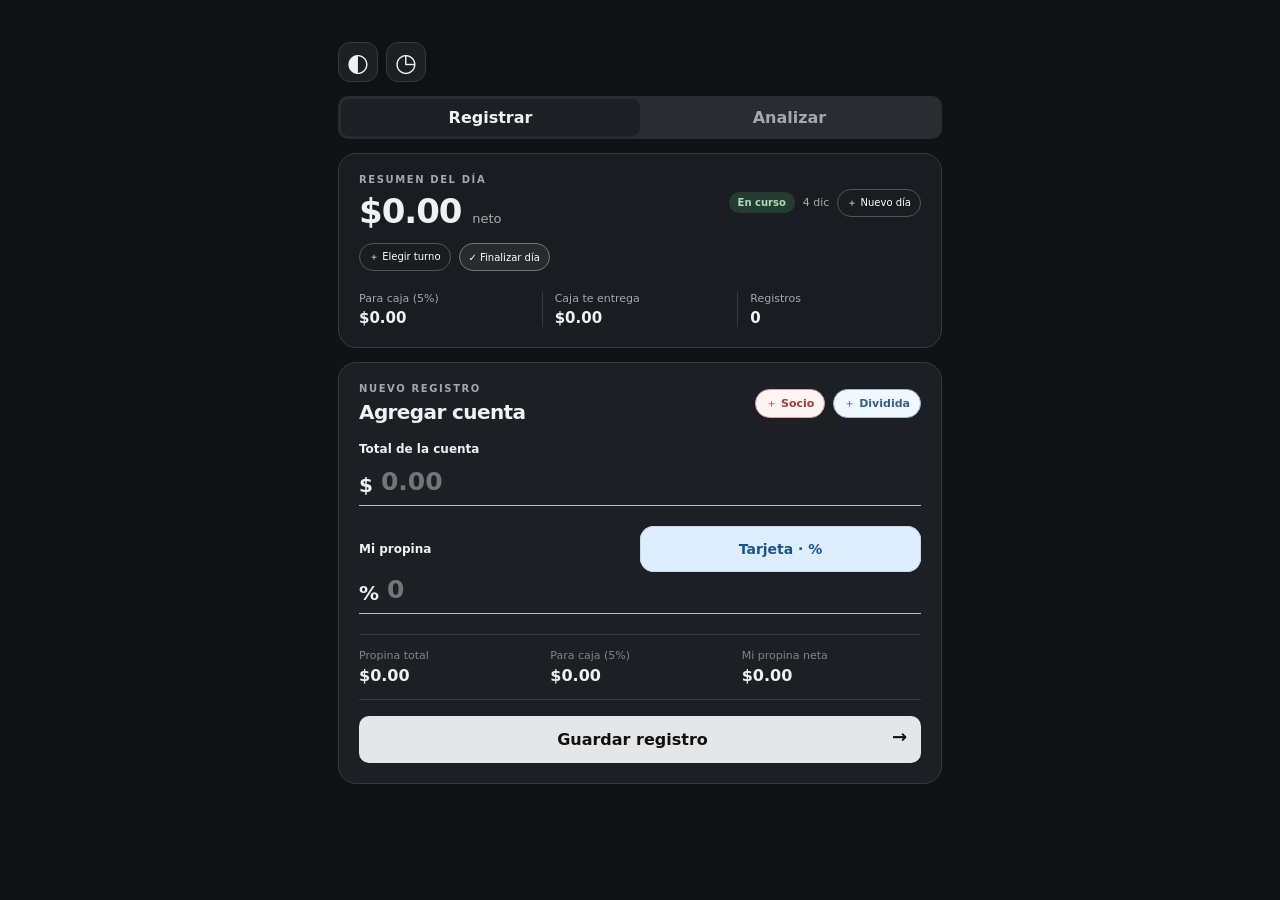
<file: index.html>
<!doctype html>
<html lang="es"><head><meta charset="UTF-8"><meta name="viewport" content="width=device-width, initial-scale=1, viewport-fit=cover"><meta name="theme-color" content="#111111"><meta name="description" content="Registro local y rápido de propinas para meseros."><link rel="manifest" href="manifest.webmanifest"><link rel="icon" href="icon.svg" type="image/svg+xml"><link rel="stylesheet" href="styles.css"><title>Mis propinas</title></head><body>
<main class="app-shell"><header class="topbar"><div class="topbar-actions"><button id="themeButton" class="history-icon theme-button" type="button" aria-label="Personalizar colores" title="Temas">◐</button><button id="historyIcon" class="history-icon" type="button" aria-label="Abrir historial" title="Historial">◷</button><button id="installButton" class="icon-button hidden" aria-label="Instalar aplicación">＋</button></div></header>
<nav class="view-tabs" aria-label="Secciones"><button id="registerTab" class="view-tab active" type="button">Registrar</button><button id="analysisTab" class="view-tab" type="button">Analizar</button></nav>
<section id="registerView"><section class="summary-card"><div class="summary-heading"><div><p id="summaryEyebrow" class="eyebrow muted">RESUMEN DEL DÍA</p><h2 id="summaryTitle">$0.00 <span>neto</span></h2></div><div class="summary-actions"><span id="dayStatusLabel" class="day-status">En curso</span><span id="todayLabel" class="date-label"></span><button id="newDayButton" class="small-button" type="button">＋ Nuevo día</button></div></div><div class="shift-controls"><button id="shiftSetupButton" class="small-button" type="button">＋ Elegir turno</button><button id="advanceCutButton" class="small-button hidden" type="button">Pasar a corte 2 →</button><button id="finishDayButton" class="small-button finish-day-button" type="button">✓ Finalizar día</button></div><p id="currentCutSummary" class="cut-current-summary hidden"></p><div class="summary-grid"><div><span>Para caja (5%)</span><strong id="summaryHouse">$0.00</strong></div><div><span>Caja te entrega</span><strong id="summaryCard">$0.00</strong></div><div><span>Registros</span><strong id="summaryCount">0</strong></div></div></section><section id="finishedDayCard" class="finished-day-card hidden"><span class="finished-check">✓</span><div><strong>Día finalizado</strong><p>Tu registro quedó guardado. Puedes revisar el análisis o empezar otro día.</p></div><div class="finished-actions"><button id="finishedAnalyzeButton" class="secondary-action" type="button">Analizar mi día</button><button id="finishedNewDayButton" class="primary-action" type="button">Nuevo día</button></div></section>
<section id="entryCard" class="form-card"><div class="section-heading"><div><p class="eyebrow muted">NUEVO REGISTRO</p><h2>Agregar cuenta</h2></div><div class="entry-mode-actions"><button id="partnerToggle" class="mode-button" type="button">＋ Socio</button><button id="dividedToggle" class="mode-button divided-button" type="button">＋ Dividida</button></div></div><p id="partnerHint" class="partner-hint hidden">Socio: no cuenta como venta. Puedes registrar una cuenta de $0 y su propina.</p><p id="dividedHint" class="divided-hint hidden">Cuenta dividida: escribe el total una vez y captura cada propina por separado. Puedes mezclar efectivo y tarjeta.</p>
<form id="tipForm"><label for="billTotal">Total de la cuenta</label><div class="money-input"><span>$</span><input id="billTotal" name="billTotal" inputmode="decimal" autocomplete="off" placeholder="0.00" required></div><p id="dividedProgress" class="divided-progress hidden"></p><label id="splitPayLabel" class="split-pay-label hidden" for="splitPaid">Paga esta persona</label><div id="splitPayRow" class="money-input split-pay-row hidden"><span>$</span><input id="splitPaid" name="splitPaid" inputmode="decimal" autocomplete="off" placeholder="0.00"></div>
<div class="tip-label-row"><label>Mi propina</label><button id="tipModeSlider" class="tip-mode-slider tip-money" type="button" role="switch" aria-label="Cambiar entre efectivo y tarjeta"><span id="tipModeLabel">Efectivo · $</span></button></div><div class="money-input"><span id="tipPrefix">$</span><input id="tipValue" name="tipValue" inputmode="decimal" autocomplete="off" placeholder="0.00" required></div>
<div class="live-result" aria-live="polite"><div><span>Propina total</span><strong id="liveGross">$0.00</strong></div><div><span id="liveHouseLabel">Para caja (5%)</span><strong id="liveHouse">$0.00</strong></div><div><span id="liveNetLabel">Mi propina neta</span><strong id="liveNet">$0.00</strong></div></div><div id="dividedControls" class="divided-controls hidden"><button id="continueDividedButton" class="secondary-action" type="button">Continuar siguiente registro <span>＋</span></button><button id="completeDividedButton" class="primary-action" type="button" disabled>Cerrar cuenta <span>✓</span></button></div><div id="dividedHistory" class="divided-history hidden"></div><button class="primary-button normal-save-button" type="submit">Guardar registro <span>→</span></button></form></section></section>
<section id="analysisView" class="hidden"><div class="section-heading"><div><p class="eyebrow muted">LECTURA RÁPIDA</p><h2>Análisis del día</h2></div><span id="analysisDate" class="date-label"></span></div><button id="historyFromAnalysis" class="history-entry" type="button"><span><b>Historial</b><small>Consulta tus días anteriores</small></span><strong>→</strong></button><button id="cancelClosedDayButton" class="cancel-closed-day hidden" type="button">↶ Cancelar cierre <span>Volver a registrar en este día</span></button><div class="analysis-grid"><article class="analysis-net"><span>Mi neto del día</span><strong id="analysisNet">$0.00</strong></article><article><span>Para caja (5%)</span><strong id="analysisHouse">$0.00</strong></article><article><span>Total de propinas</span><strong id="analysisTips">$0.00</strong></article><article><span>Caja te entrega</span><strong id="analysisCard">$0.00</strong></article><article><span>Total en efectivo</span><strong id="analysisCash">$0.00</strong></article><article><span>Total de ventas</span><strong id="analysisSales">$0.00</strong></article><article id="analysisPartnerCard" class="hidden"><span>Propinas de socios</span><strong id="analysisPartners">$0.00</strong></article></div><section id="cutBreakdown" class="cut-breakdown hidden"><p class="eyebrow muted">RESUMEN POR CORTE</p><div id="cutBreakdownList" class="cut-breakdown-list"></div><div id="cutBreakdownTotal" class="cut-summary cut-breakdown-total"></div></section><div class="analysis-note">El análisis separa tus propinas normales, las de socios y el 5% destinado a caja.</div><button id="howButton" class="text-button" type="button">¿Cómo se calcula?</button><section class="history-section analysis-history"><div class="section-heading"><div><p class="eyebrow muted">REGISTROS DEL DÍA</p><h2>Detalle de cuentas</h2></div><button id="clearButton" class="text-button hidden" type="button">Borrar todo</button></div><div id="history" class="history-list"></div><div id="emptyState" class="empty-state"><div class="empty-icon">＋</div><p>Aún no hay registros.</p><span>Agrega tu primera cuenta en Registrar.</span></div></section></section><section id="historyView" class="hidden"><div class="section-heading"><div><p class="eyebrow muted">HISTORIAL</p><h2>Historial de días</h2></div><div class="history-actions"><button id="historyRegisterButton" class="text-button" type="button">Registrar</button><button id="historyAnalysisButton" class="text-button" type="button">Analizar</button></div></div><div class="history-chart-card"><p class="eyebrow muted">NETO POR DÍA</p><div id="historyChart" class="history-chart"></div></div><div class="history-chart-card"><p class="eyebrow muted">CUENTAS REALIZADAS</p><div id="accountsChart" class="history-chart"></div></div><div id="historyDaysList" class="history-days-list"></div><p class="analysis-note">Las gráficas se muestran de lunes a domingo; los turnos y cortes se conservan dentro de cada día.</p></section></main>
<div id="toast" class="toast" role="status"></div><dialog id="finishDayDialog" class="action-dialog"><button class="dialog-close" id="closeFinishDialog" type="button" aria-label="Cerrar">×</button><div id="finishConfirmPanel"><p class="eyebrow muted">CIERRE DEL DÍA</p><h2>¿Finalizar este día?</h2><p>Se guardarán tus registros y ya no podrás agregar cuentas a este día.</p><div class="dialog-actions"><button id="cancelFinishButton" class="secondary-action" type="button">Seguir registrando</button><button id="finishConfirmButton" class="primary-action" type="button">Sí, finalizar</button></div></div><div id="finishSuccessPanel" class="hidden"><span class="finished-check">✓</span><p class="eyebrow muted">DÍA GUARDADO</p><h2>Buen trabajo</h2><p>¿Qué te gustaría hacer ahora?</p><div class="dialog-actions"><button id="finishAnalyzeButton" class="secondary-action" type="button">Analizar mi día</button><button id="finishNewDayButton" class="primary-action" type="button">Nuevo día</button></div></div></dialog><dialog id="themeDialog" class="action-dialog theme-dialog"><button class="dialog-close" id="closeThemeDialog" type="button" aria-label="Cerrar">×</button><p class="eyebrow muted">PERSONALIZACIÓN</p><h2>Elige el aspecto</h2><p>Primero selecciona el fondo y después el color.</p><p class="eyebrow theme-group-label">FONDO</p><div class="background-options"><button type="button" class="background-option" data-background-choice="dark" aria-pressed="false"><span class="background-preview preview-dark">◐</span><strong>Dark background</strong></button><button type="button" class="background-option" data-background-choice="light" aria-pressed="false"><span class="background-preview preview-light">◐</span><strong>Light background</strong></button></div><p class="eyebrow theme-group-label color-group-label">COLOR</p><div class="theme-options"><button type="button" class="theme-option" data-theme-choice="black"><span class="theme-swatch swatch-black"></span><span><strong>Black</strong><small>Oscuro para la noche</small></span></button><button type="button" class="theme-option" data-theme-choice="blue"><span class="theme-swatch swatch-blue"></span><span><strong>Blue</strong><small>Azul sereno</small></span></button><button type="button" class="theme-option" data-theme-choice="green"><span class="theme-swatch swatch-green"></span><span><strong>Green</strong><small>Verde suave</small></span></button><button type="button" class="theme-option" data-theme-choice="purple"><span class="theme-swatch swatch-purple"></span><span><strong>Purple</strong><small>Lavanda sobria</small></span></button><button type="button" class="theme-option" data-theme-choice="white"><span class="theme-swatch swatch-white"></span><span><strong>White</strong><small>Claro y neutro</small></span></button></div></dialog><dialog id="shiftDialog"><button class="dialog-close" id="closeShiftDialog" type="button" aria-label="Cerrar">×</button><p class="eyebrow muted">TURNO Y CORTES</p><h2 id="shiftDialogTitle">Configurar turno</h2><p id="shiftDialogDescription" class="dialog-description"></p><form id="shiftForm" class="shift-form"><label for="shiftSelect">Turno</label><select id="shiftSelect" required><option value="">Elige un turno</option><option value="morning">Mañana</option><option value="inter">Inter</option><option value="closing">Cierre</option></select><div id="shiftCutGroup" class="hidden"><label for="shiftCutCount">Número de cortes</label><select id="shiftCutCount"><option value="1">1 corte</option><option value="2" selected>2 cortes</option><option value="3">3 cortes</option><option value="4">4 cortes</option></select></div><button id="shiftSubmitButton" class="primary-button" type="submit">Guardar turno <span>→</span></button></form></dialog><dialog id="howDialog"><button class="dialog-close" id="closeDialog" aria-label="Cerrar">×</button><p class="eyebrow muted">CÁLCULO</p><h2>Claro y sin vueltas</h2><p>Se aparta el <strong>5% del total de la cuenta</strong> para caja. “Caja te entrega” muestra las propinas que no fueron en efectivo.</p><p>Las propinas de socios pueden registrarse con cuenta de $0; no generan descuento de caja.</p></dialog>
<dialog id="editDialog"><button class="dialog-close" id="closeEditDialog" aria-label="Cerrar">×</button><p class="eyebrow muted">CORREGIR REGISTRO</p><h2>Editar cuenta</h2><form id="editForm"><label for="editBill">Total de la cuenta</label><div class="money-input"><span>$</span><input id="editBill" inputmode="decimal" required></div><div class="tip-label-row"><label>Propina</label><div class="segmented"><button type="button" id="editPercent" class="segment active">%</button><button type="button" id="editMoney" class="segment">$</button></div></div><div class="money-input"><span id="editPrefix">%</span><input id="editTip" inputmode="decimal" required></div><div class="live-result"><div><span>Propina total</span><strong id="editGross">$0.00</strong></div><div><span>Para caja</span><strong id="editHouse">$0.00</strong></div><div><span>Mi neto</span><strong id="editNet">$0.00</strong></div></div><button class="primary-button" type="submit">Guardar cambios <span>→</span></button></form></dialog><script src="app-v39.js"></script></body></html>
</file>
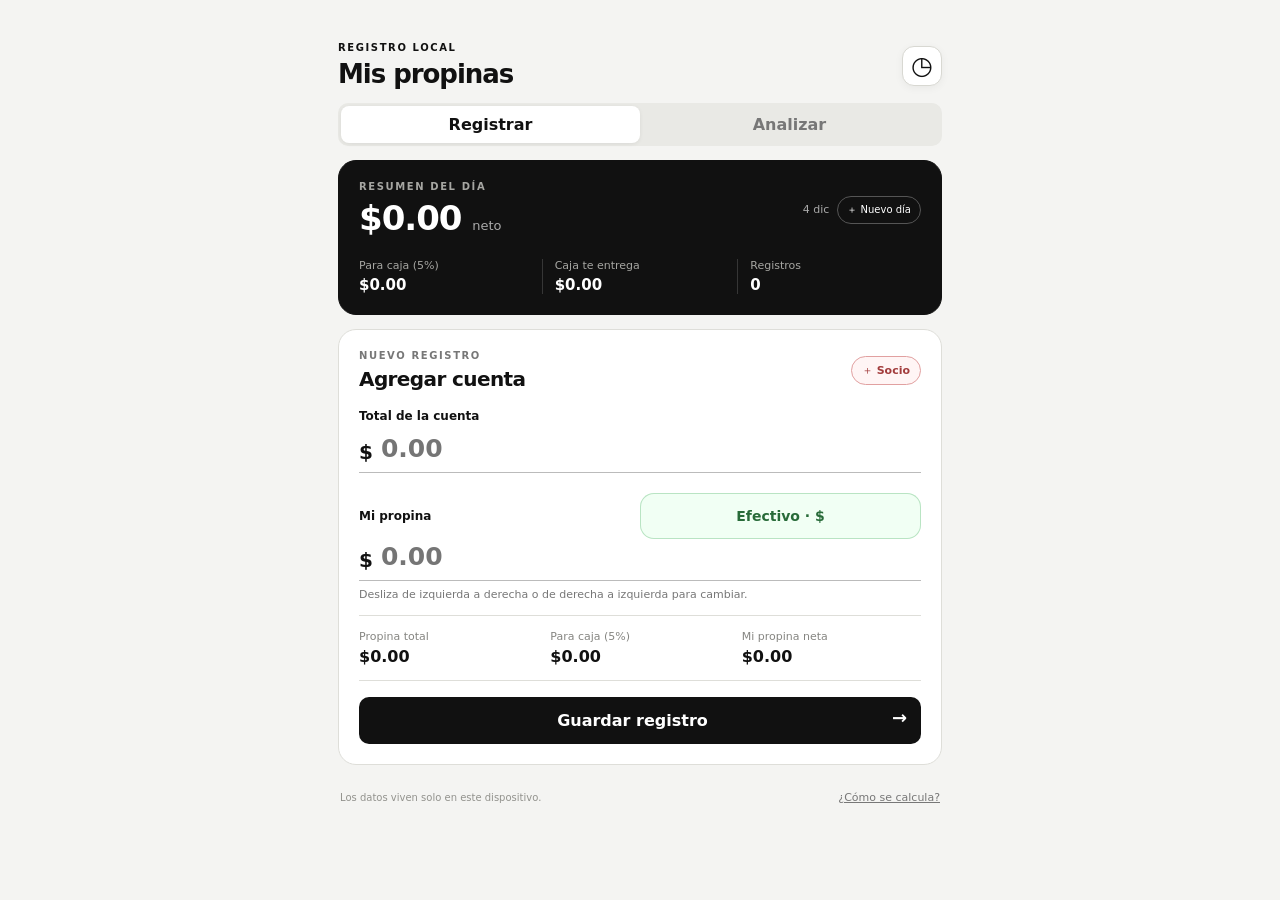
<file: actualizacion.html>
<!doctype html>
<html lang="es"><head><meta charset="UTF-8"><meta name="viewport" content="width=device-width, initial-scale=1, viewport-fit=cover"><meta name="theme-color" content="#111111"><meta name="description" content="Registro local y rápido de propinas para meseros."><link rel="manifest" href="manifest.webmanifest"><link rel="icon" href="icon.svg" type="image/svg+xml"><link rel="stylesheet" href="styles.css"><title>Mis propinas · Actualización</title></head><body>
<main class="app-shell"><header class="topbar"><div><p class="eyebrow">REGISTRO LOCAL</p><h1>Mis propinas</h1></div><div class="topbar-actions"><button id="historyIcon" class="history-icon" type="button" aria-label="Abrir historial" title="Historial">◷</button><button id="installButton" class="icon-button hidden" aria-label="Instalar aplicación">＋</button></div></header>
<nav class="view-tabs" aria-label="Secciones"><button id="registerTab" class="view-tab active" type="button">Registrar</button><button id="analysisTab" class="view-tab" type="button">Analizar</button></nav>
<section id="registerView"><section class="summary-card"><div class="summary-heading"><div><p class="eyebrow muted">RESUMEN DEL DÍA</p><h2 id="summaryTitle">$0.00 <span>neto</span></h2></div><div class="summary-actions"><span id="todayLabel" class="date-label"></span><button id="newDayButton" class="small-button" type="button">＋ Nuevo día</button></div></div><div class="summary-grid"><div><span>Para caja (5%)</span><strong id="summaryHouse">$0.00</strong></div><div><span>Caja te entrega</span><strong id="summaryCard">$0.00</strong></div><div><span>Registros</span><strong id="summaryCount">0</strong></div></div></section>
<section id="entryCard" class="form-card"><div class="section-heading"><div><p class="eyebrow muted">NUEVO REGISTRO</p><h2>Agregar cuenta</h2></div><button id="partnerToggle" class="mode-button" type="button">＋ Socio</button></div><p id="partnerHint" class="partner-hint hidden">Socio: no cuenta como venta. Puedes registrar una cuenta de $0 y su propina.</p>
<form id="tipForm"><label for="billTotal">Total de la cuenta</label><div class="money-input"><span>$</span><input id="billTotal" name="billTotal" inputmode="decimal" autocomplete="off" placeholder="0.00" required></div>
<div class="tip-label-row"><label>Mi propina</label><button id="tipModeSlider" class="tip-mode-slider tip-money" type="button" role="switch" aria-label="Cambiar entre efectivo y tarjeta"><span id="tipModeLabel">Efectivo · $</span></button></div><div class="money-input"><span id="tipPrefix">$</span><input id="tipValue" name="tipValue" inputmode="decimal" autocomplete="off" placeholder="0.00" required></div><p id="tipHelp" class="helper">Desliza de izquierda a derecha o de derecha a izquierda para cambiar.</p>
<div class="live-result" aria-live="polite"><div><span>Propina total</span><strong id="liveGross">$0.00</strong></div><div><span>Para caja (5%)</span><strong id="liveHouse">$0.00</strong></div><div><span>Mi propina neta</span><strong id="liveNet">$0.00</strong></div></div><button class="primary-button" type="submit">Guardar registro <span>→</span></button></form></section></section>
<section id="analysisView" class="hidden"><div class="section-heading"><div><p class="eyebrow muted">LECTURA RÁPIDA</p><h2>Análisis del día</h2></div><span id="analysisDate" class="date-label"></span></div><button id="historyFromAnalysis" class="history-entry" type="button"><span><b>Historial</b><small>Consulta tus días anteriores</small></span><strong>→</strong></button><div class="analysis-grid"><article class="analysis-net"><span>Mi neto del día</span><strong id="analysisNet">$0.00</strong></article><article><span>Para caja (5%)</span><strong id="analysisHouse">$0.00</strong></article><article><span>Total de propinas</span><strong id="analysisTips">$0.00</strong></article><article><span>Caja te entrega</span><strong id="analysisCard">$0.00</strong></article><article id="analysisPartnerCard" class="hidden"><span>Propinas de socios</span><strong id="analysisPartners">$0.00</strong></article></div><div class="analysis-note">El análisis separa tus propinas normales, las de socios y el 5% destinado a caja.</div><section class="history-section analysis-history"><div class="section-heading"><div><p class="eyebrow muted">REGISTROS DEL DÍA</p><h2>Detalle de cuentas</h2></div><button id="clearButton" class="text-button hidden" type="button">Borrar todo</button></div><div id="history" class="history-list"></div><div id="emptyState" class="empty-state"><div class="empty-icon">＋</div><p>Aún no hay registros.</p><span>Agrega tu primera cuenta en Registrar.</span></div></section></section><section id="historyView" class="hidden"><div class="section-heading"><div><p class="eyebrow muted">HISTORIAL</p><h2>Historial de días</h2></div><div class="history-actions"><button id="historyRegisterButton" class="text-button" type="button">Registrar</button><button id="historyAnalysisButton" class="text-button" type="button">Analizar</button></div></div><div class="history-chart-card"><p class="eyebrow muted">NETO POR DÍA</p><div id="historyChart" class="history-chart"></div></div><div class="history-chart-card"><p class="eyebrow muted">CUENTAS REALIZADAS</p><div id="accountsChart" class="history-chart"></div></div><div id="historyDaysList" class="history-days-list"></div><p class="analysis-note">Periodo de referencia: viernes 7:00 p. m. a lunes 1:00 a. m. Los días permanecen ordenados por fecha de creación.</p></section><footer><span>Los datos viven solo en este dispositivo.</span><button id="howButton" class="text-button" type="button">¿Cómo se calcula?</button></footer></main>
<div id="toast" class="toast" role="status"></div><dialog id="howDialog"><button class="dialog-close" id="closeDialog" aria-label="Cerrar">×</button><p class="eyebrow muted">CÁLCULO</p><h2>Claro y sin vueltas</h2><p>Se aparta el <strong>5% del total de la cuenta</strong> para caja. “Caja te entrega” muestra las propinas que no fueron en efectivo.</p><p>Las propinas de socios pueden registrarse con cuenta de $0; no generan descuento de caja.</p></dialog>
<dialog id="editDialog"><button class="dialog-close" id="closeEditDialog" aria-label="Cerrar">×</button><p class="eyebrow muted">CORREGIR REGISTRO</p><h2>Editar cuenta</h2><form id="editForm"><label for="editBill">Total de la cuenta</label><div class="money-input"><span>$</span><input id="editBill" inputmode="decimal" required></div><div class="tip-label-row"><label>Propina</label><div class="segmented"><button type="button" id="editPercent" class="segment active">%</button><button type="button" id="editMoney" class="segment">$</button></div></div><div class="money-input"><span id="editPrefix">%</span><input id="editTip" inputmode="decimal" required></div><div class="live-result"><div><span>Propina total</span><strong id="editGross">$0.00</strong></div><div><span>Para caja</span><strong id="editHouse">$0.00</strong></div><div><span>Mi neto</span><strong id="editNet">$0.00</strong></div></div><button class="primary-button" type="submit">Guardar cambios <span>→</span></button></form></dialog><script src="app-v17.js"></script></body></html>
</file>
<file: styles.css>
:root{font-family:Inter,ui-sans-serif,system-ui,-apple-system,"Segoe UI",sans-serif;color:#111;background:#f4f4f2;font-synthesis:none;--ink:#111;--muted:#777;--line:#deded9;--paper:#fff;--soft:#f7f7f5}*{box-sizing:border-box}body{margin:0;min-width:320px}button,input,select{font:inherit}.app-shell{width:min(100%,640px);margin:auto;padding:22px 18px 30px}.topbar,.summary-heading,.section-heading,.tip-label-row,.summary-grid,.live-result,footer{display:flex;align-items:center;justify-content:space-between}.topbar{margin-bottom:14px}.eyebrow{font-size:10px;letter-spacing:.16em;font-weight:800;margin:0 0 6px}.muted{color:var(--muted)}h1,h2,p{margin-top:0}h1{font-size:26px;letter-spacing:-.04em;margin:0}h2{font-size:20px;letter-spacing:-.03em;margin:0}.icon-button{border:1px solid var(--ink);background:var(--ink);color:#fff;border-radius:50%;width:34px;height:34px;font-size:22px;line-height:1;cursor:pointer}.view-tabs{display:grid;grid-template-columns:1fr 1fr;background:#e9e9e5;border-radius:10px;padding:3px;margin-bottom:14px}.view-tab{border:0;background:transparent;border-radius:8px;padding:9px;color:var(--muted);font-weight:750;cursor:pointer}.view-tab.active{background:#fff;color:var(--ink);box-shadow:0 1px 4px #0001}.summary-card,.form-card{background:var(--paper);border:1px solid var(--line);border-radius:18px;padding:20px;margin-bottom:14px}.summary-card{background:var(--ink);color:#fff;border-color:var(--ink)}.summary-card .muted{color:#a6a6a2}.summary-card h2{font-size:34px;margin:2px 0 0}.summary-card h2 span{font-size:13px;font-weight:500;letter-spacing:0;color:#aaa}.summary-actions{display:flex;align-items:center;gap:8px}.date-label{font-size:11px;color:#aaa}.small-button{border:1px solid #555;background:transparent;color:#fff;border-radius:99px;padding:6px 9px;font-size:10px;cursor:pointer}.summary-grid{gap:12px;align-items:stretch;margin-top:21px}.summary-grid div{display:flex;flex-direction:column;gap:4px;min-width:0;flex:1}.summary-grid div+div{border-left:1px solid #363636;padding-left:12px}.summary-grid span,.live-result span,.field-caption{font-size:11px;color:#858581}.summary-card .summary-grid span{color:#a6a6a2}.summary-grid strong{font-size:15px;white-space:nowrap}.section-heading{margin-bottom:18px}.mode-button{border:1px solid #e1a0a0;background:#fff5f5;color:#a23c3c;border-radius:99px;padding:6px 10px;font-size:11px;font-weight:750;cursor:pointer}.partner-hint{font-size:11px;color:#8f3c3c;background:#fff0f0;border-radius:9px;padding:9px;margin:-6px 0 16px}.partner-mode{border-color:#e6aaaa;background:#fffafa}.partner-mode .mode-button{background:#c54848;color:white}.partner-mode .payment-row{display:none}.partner-mode .live-result{border-color:#e7b3b3}.partner-mode .primary-button{background:#b83b3b}label{display:block;font-size:12px;font-weight:700;margin:0 0 8px}.money-input{display:flex;align-items:center;border-bottom:1px solid #bbb;margin-bottom:20px}.money-input span{font-size:20px;font-weight:700;margin-right:8px}.money-input input{width:100%;border:0;outline:0;background:transparent;font-size:25px;font-weight:650;padding:3px 0 9px;color:var(--ink)}.money-input:focus-within{border-color:var(--ink)}.tip-label-row{align-items:center}.tip-label-row label{margin:0}.segmented,.payment-switch{display:flex;background:var(--soft);border:1px solid var(--line);border-radius:7px;padding:2px}.segment,.payment-option{border:0;background:transparent;color:var(--muted);border-radius:5px;cursor:pointer;padding:4px 10px;font-weight:700;font-size:12px}.segment.active{background:var(--ink);color:#fff}.helper{font-size:11px;color:var(--muted);margin:-13px 0 14px}.payment-row{display:flex;justify-content:space-between;align-items:center;margin-bottom:16px}.payment-option.active.cash{background:#bfe8c7;color:#245d32}.payment-option.active.card{background:#c5ddf8;color:#24527c}.live-result{border-top:1px solid var(--line);border-bottom:1px solid var(--line);padding:14px 0;margin-bottom:16px;gap:12px}.live-result div{display:flex;flex-direction:column;gap:4px;flex:1}.live-result strong{font-size:16px}.live-result strong.negative{color:#a33}.primary-button{width:100%;border:0;background:var(--ink);color:#fff;padding:14px;border-radius:10px;font-weight:750;cursor:pointer}.primary-button span{float:right;font-size:18px;line-height:14px}.history-section{margin-top:28px}.text-button{background:transparent;border:0;padding:0;color:var(--muted);font-size:11px;text-decoration:underline;cursor:pointer}.history-list{display:grid;gap:8px}.history-item{background:var(--paper);border:1px solid var(--line);border-radius:12px;padding:13px 14px;display:grid;grid-template-columns:1fr auto;gap:5px 12px}.history-item .time{font-size:10px;color:var(--muted)}.history-item .title{font-size:13px;font-weight:700}.history-item .detail{font-size:11px;color:var(--muted)}.history-item .net{text-align:right;font-size:16px;font-weight:800}.history-item .net.negative{color:#a33}.record-actions{grid-column:1/-1;display:flex;gap:14px;border-top:1px solid #eee;padding-top:8px;margin-top:4px}.record-actions .text-button{font-size:10px}.empty-state{text-align:center;border:1px dashed #c9c9c3;border-radius:14px;padding:28px 16px;color:var(--muted)}.days-section{margin-top:24px}.days-list{display:flex;flex-wrap:wrap;gap:7px}.day-chip{border:1px solid var(--line);background:var(--paper);color:var(--muted);border-radius:99px;padding:7px 10px;font-size:11px;cursor:pointer}.empty-icon{margin:0 auto 9px;width:29px;height:29px;border:1px solid #bbb;border-radius:50%;font-size:22px;line-height:26px}.empty-state p{font-size:13px;font-weight:700;color:#555;margin-bottom:4px}.empty-state span{font-size:11px}.analysis-grid{display:grid;grid-template-columns:1fr 1fr;gap:10px}.analysis-grid article{background:#fff;border:1px solid var(--line);border-radius:14px;padding:16px;display:flex;flex-direction:column;gap:7px}.analysis-grid span{font-size:11px;color:var(--muted)}.analysis-grid strong{font-size:20px}.analysis-grid small{font-size:10px;color:var(--muted)}.analysis-grid .deliver-card{background:#f5f1e7;border-color:#e5d6ae}.analysis-note{margin-top:14px;background:#ecece8;border-radius:12px;padding:12px;font-size:11px;line-height:1.45;color:#666}footer{margin:26px 2px 0;font-size:10px;color:#92928d}.toast{position:fixed;left:50%;bottom:22px;transform:translate(-50%,20px);background:var(--ink);color:#fff;border-radius:99px;padding:10px 15px;font-size:12px;opacity:0;pointer-events:none;transition:.2s}.toast.show{opacity:1;transform:translate(-50%,0)}.hidden{display:none!important}dialog{border:1px solid var(--line);border-radius:16px;padding:24px;max-width:calc(100% - 36px);color:var(--ink);box-shadow:0 15px 50px #0002}dialog::backdrop{background:#0008}.dialog-close{position:absolute;right:14px;top:10px;border:0;background:transparent;font-size:25px;cursor:pointer}dialog p:not(.eyebrow){font-size:13px;line-height:1.5;color:#555}@media(min-width:600px){.app-shell{padding-top:42px}}@media(max-width:390px){.summary-card{padding:16px}.summary-grid{gap:7px}.summary-grid div+div{padding-left:7px}.summary-grid strong{font-size:13px}.payment-row{align-items:flex-start;gap:10px;flex-direction:column}}


.shift-controls{display:flex;gap:8px;flex-wrap:wrap;margin-top:14px}.cut-current-summary{font-size:11px;color:#b8b8b3;margin:10px 0 0}.shift-form{margin-top:16px}.shift-form label{display:block;margin:14px 0 0;font-size:12px;font-weight:700}.shift-form select{width:100%;padding:11px 12px;border:1px solid var(--line);border-radius:10px;background:#fff;color:var(--ink);margin:7px 0 13px}.dialog-description{font-size:12px;line-height:1.5;color:var(--muted);margin:10px 0}.cut-breakdown{margin:16px 0}.cut-breakdown-list{display:grid;gap:8px}.cut-summary{background:#fff;border:1px solid var(--line);border-radius:12px;padding:12px}.cut-summary-top{display:flex;align-items:center;justify-content:space-between;gap:12px;margin-bottom:7px}.cut-summary-top strong{font-size:14px}.cut-summary-top span,.cut-summary-meta{font-size:11px;color:var(--muted)}.cut-summary-meta{display:flex;flex-wrap:wrap;gap:7px 12px}.cut-summary-meta b{color:var(--ink)}

.cut-summary.current-cut{background:#111;color:#fff;border-color:#111}.cut-summary.current-cut .cut-summary-top span{background:#333;border-radius:99px;padding:4px 7px;color:#fff;font-size:9px;font-weight:800;letter-spacing:.08em}.cut-summary.current-cut .cut-summary-meta{color:#aaa}.cut-summary.current-cut .cut-summary-meta b{color:#fff}.cut-breakdown-total{display:flex;align-items:center;justify-content:space-between;margin-top:10px;border:2px solid #111;background:#f0f0ed}.cut-breakdown-total span{font-size:12px;font-weight:800}.cut-breakdown-total strong{font-size:19px}


/* Cierre de día y temas minimalistas */
.day-status{display:inline-flex;align-items:center;border-radius:99px;padding:5px 9px;background:#e9f4ec;color:#286b39;font-size:10px;font-weight:800;white-space:nowrap}
.day-status.finished,.day-status-tag.finished{background:#ededeb;color:#555}
.finish-day-button{border-color:#777!important;color:#fff!important;background:#ffffff10!important}
.shift-controls{display:flex;gap:8px;flex-wrap:wrap;margin-top:12px}
.cut-current-summary{font-size:11px;color:#ddd;background:#ffffff12;border-radius:9px;padding:9px 11px;margin:10px 0 0}
.finished-day-card{display:grid;grid-template-columns:auto 1fr;gap:8px 12px;align-items:start;background:var(--paper);border:1px solid var(--line);border-radius:18px;padding:20px;margin-bottom:14px}
.finished-day-card>div p{margin:5px 0 0;color:var(--muted);font-size:12px;line-height:1.5}
.finished-check{width:34px;height:34px;border-radius:50%;display:grid;place-items:center;background:#e8f4eb;color:#286b39;font-size:18px;font-weight:900}
.finished-actions{grid-column:1/-1;display:flex;gap:9px;margin-top:8px}
.primary-action,.secondary-action{border-radius:10px;padding:12px 14px;font-size:12px;font-weight:800;cursor:pointer}
.primary-action{border:1px solid #111;background:#111;color:#fff}
.secondary-action{border:1px solid var(--line);background:var(--paper);color:var(--ink)}
.action-dialog{width:min(420px,calc(100% - 32px));border:1px solid var(--line);border-radius:20px;padding:24px;background:var(--paper);color:var(--ink);box-shadow:0 18px 60px #0003}
.action-dialog::backdrop{background:#1118;backdrop-filter:blur(3px)}
.action-dialog>p:not(.eyebrow),.action-dialog #finishConfirmPanel>p:not(.eyebrow),.action-dialog #finishSuccessPanel>p:not(.eyebrow){font-size:13px;color:var(--muted);line-height:1.55;margin:10px 0 18px}
.dialog-actions{display:grid;grid-template-columns:1fr 1fr;gap:9px;margin-top:20px}
.dialog-actions button{min-height:44px}
.day-status-tag{font-style:normal;display:inline-block;margin-left:5px;padding:3px 7px;border-radius:99px;background:#e8f4eb;color:#286b39;font-size:9px;font-weight:800}
.theme-options{display:grid;gap:9px;margin-top:16px}
.theme-option{display:flex;align-items:center;gap:12px;text-align:left;padding:11px;border:1px solid var(--line);background:var(--paper);color:var(--ink);border-radius:12px;cursor:pointer}
.theme-option[aria-pressed=true]{border-color:var(--theme-accent,#111);box-shadow:0 0 0 1px var(--theme-accent,#111)}
.theme-option>span:last-child{display:flex;flex-direction:column;gap:3px}
.theme-option small{font-size:11px;color:var(--muted)}
.theme-swatch{width:28px;height:28px;border-radius:9px;box-shadow:inset 0 0 0 1px #0002}
.swatch-dark{background:#111}.swatch-blue{background:#315f92}.swatch-green{background:#3d7259}.swatch-purple{background:#70558d}
[data-theme=blue]{--theme-accent:#254f7c;--ink:#18314c;--muted:#6c7f94;--line:#d9e3ee;--paper:#fff;--soft:#edf3f9}
[data-theme=blue] body{background:#f1f5fa;color:var(--ink)}
[data-theme=blue] .summary-card,[data-theme=blue] .primary-button,[data-theme=blue] .primary-action{background:#183957;border-color:#183957}
[data-theme=blue] .view-tabs{background:#e1eaf4}
[data-theme=blue] .summary-card .muted{color:#bdccdc}
[data-theme=blue] .day-status{background:#e6eff9;color:#315f92}
[data-theme=green]{--theme-accent:#35664f;--ink:#1d382b;--muted:#6d8074;--line:#dbe6de;--paper:#fff;--soft:#eff5f0}
[data-theme=green] body{background:#f1f5f1;color:var(--ink)}
[data-theme=green] .summary-card,[data-theme=green] .primary-button,[data-theme=green] .primary-action{background:#244a37;border-color:#244a37}
[data-theme=green] .view-tabs{background:#e4ece5}
[data-theme=green] .summary-card .muted{color:#c0d2c5}
[data-theme=green] .day-status{background:#e5f1e8;color:#35664f}
[data-theme=purple]{--theme-accent:#60467d;--ink:#342644;--muted:#80728e;--line:#e3dce9;--paper:#fff;--soft:#f4f0f7}
[data-theme=purple] body{background:#f5f2f7;color:var(--ink)}
[data-theme=purple] .summary-card,[data-theme=purple] .primary-button,[data-theme=purple] .primary-action{background:#46325f;border-color:#46325f}
[data-theme=purple] .view-tabs{background:#ebe5f0}
[data-theme=purple] .summary-card .muted{color:#d0c4dc}
[data-theme=purple] .day-status{background:#eee7f4;color:#60467d}


/* Fondos completos por tema con superficies y contraste accesibles */
:root[data-theme=light]{--theme-accent:#111;--ink:#111;--muted:#777;--line:#deded9;--paper:#fff;--soft:#f7f7f5}
:root[data-theme=light] body{background:#f4f4f2;color:#111}
:root[data-theme=light] .summary-card,:root[data-theme=light] .primary-button,:root[data-theme=light] .primary-action{background:#111;border-color:#111;color:#fff}
:root[data-theme=dark]{--theme-accent:#e4e6e8;--ink:#f0f1f2;--muted:#a3a8ae;--line:#373b40;--paper:#1c2024;--soft:#292d32}
:root[data-theme=dark] body{background:#101215;color:#f0f1f2}
:root[data-theme=dark] .summary-card{background:#191c20;border-color:#292d32;color:#f5f5f5}
:root[data-theme=dark] .summary-card .muted,:root[data-theme=dark] .summary-grid span{color:#aeb3b9}
:root[data-theme=dark] .form-card,:root[data-theme=dark] .analysis-grid article,:root[data-theme=dark] .history-entry,:root[data-theme=dark] .history-day,:root[data-theme=dark] .history-item,:root[data-theme=dark] .history-chart-card,:root[data-theme=dark] .cut-summary,:root[data-theme=dark] .finished-day-card,:root[data-theme=dark] .theme-option{background:#1c2024;color:#f0f1f2;border-color:#373b40}
:root[data-theme=dark] .analysis-note,:root[data-theme=dark] .view-tabs{background:#25292e;color:#c4c8cd}
:root[data-theme=dark] .view-tab.active{background:#3a3f45;color:#fff}
:root[data-theme=dark] .summary-grid div+div,:root[data-theme=dark] .record-actions{border-color:#373b40}
:root[data-theme=dark] .money-input input,:root[data-theme=dark] input,:root[data-theme=dark] select{color:#f0f1f2}
:root[data-theme=dark] .shift-form select{background:#25292e;border-color:#454a50}
:root[data-theme=dark] .action-dialog,:root[data-theme=dark] dialog{background:#1c2024;color:#f0f1f2;border-color:#373b40}
:root[data-theme=dark] dialog p:not(.eyebrow){color:#c0c4c9}
:root[data-theme=dark] .secondary-action{background:#25292e;color:#f0f1f2;border-color:#454a50}
:root[data-theme=dark] .primary-action,:root[data-theme=dark] .primary-button{background:#e4e6e8;color:#111;border-color:#e4e6e8}
:root[data-theme=dark] .segment.active,:root[data-theme=dark] .toast{background:#e4e6e8;color:#111}
:root[data-theme=dark] .cut-summary.current-cut{background:#090a0b;border-color:#454a50}
:root[data-theme=dark] .cut-breakdown-total{background:#24282d;border-color:#777}
:root[data-theme=dark] .cut-breakdown-total span,:root[data-theme=dark] .cut-breakdown-total strong{color:#fff}
:root[data-theme=dark] .chart-fill{background:#62686f}
:root[data-theme=dark] .selected-day .chart-fill{background:#f0f1f2}
:root[data-theme=dark] .history-day strong{color:#f0f1f2}
:root[data-theme=dark] .day-status{background:#273c30;color:#a8dfb8}
:root[data-theme=dark] .day-status.finished,:root[data-theme=dark] .day-status-tag.finished{background:#35393e;color:#d0d2d5}
:root[data-theme=blue]{--theme-accent:#5b9bd5;--ink:#e9f1fa;--muted:#a9bfd5;--line:#29455f;--paper:#19344e;--soft:#203d59}
:root[data-theme=blue] body{background:#10283f;color:#e9f1fa}
:root[data-theme=blue] .summary-card{background:#0b2035;border-color:#203e58}
:root[data-theme=blue] .form-card,:root[data-theme=blue] .analysis-grid article,:root[data-theme=blue] .history-entry,:root[data-theme=blue] .history-day,:root[data-theme=blue] .history-item,:root[data-theme=blue] .history-chart-card,:root[data-theme=blue] .cut-summary,:root[data-theme=blue] .finished-day-card,:root[data-theme=blue] .theme-option{background:#19344e;color:#e9f1fa;border-color:#29455f}
:root[data-theme=blue] .view-tabs,:root[data-theme=blue] .analysis-note{background:#18334d;color:#c5d6e7}
:root[data-theme=blue] .view-tab.active{background:#294b6a;color:#fff}
:root[data-theme=blue] .summary-card .muted,:root[data-theme=blue] .summary-grid span{color:#afc5da}
:root[data-theme=blue] .primary-button,:root[data-theme=blue] .primary-action{background:#6ca5d8;border-color:#6ca5d8;color:#10283f}
:root[data-theme=blue] .secondary-action{background:#203d59;color:#e9f1fa;border-color:#42617e}
:root[data-theme=blue] .shift-form select{background:#203d59;color:#e9f1fa}
:root[data-theme=blue] .cut-summary.current-cut{background:#0b2035;border-color:#416482}
:root[data-theme=blue] .cut-breakdown-total{background:#19344e;border-color:#6ca5d8}
:root[data-theme=blue] .cut-breakdown-total span,:root[data-theme=blue] .cut-breakdown-total strong,:root[data-theme=blue] .history-day strong{color:#fff}
:root[data-theme=blue] .day-status{background:#294a66;color:#c5e2ff}
:root[data-theme=green]{--theme-accent:#83b99b;--ink:#eaf4ed;--muted:#adc2b3;--line:#2f5140;--paper:#1b3b2c;--soft:#244735}
:root[data-theme=green] body{background:#102b21;color:#eaf4ed}
:root[data-theme=green] .summary-card{background:#0b2119;border-color:#294334}
:root[data-theme=green] .form-card,:root[data-theme=green] .analysis-grid article,:root[data-theme=green] .history-entry,:root[data-theme=green] .history-day,:root[data-theme=green] .history-item,:root[data-theme=green] .history-chart-card,:root[data-theme=green] .cut-summary,:root[data-theme=green] .finished-day-card,:root[data-theme=green] .theme-option{background:#1b3b2c;color:#eaf4ed;border-color:#2f5140}
:root[data-theme=green] .view-tabs,:root[data-theme=green] .analysis-note{background:#1a3829;color:#c7d9cc}
:root[data-theme=green] .view-tab.active{background:#2b503c;color:#fff}
:root[data-theme=green] .summary-card .muted,:root[data-theme=green] .summary-grid span{color:#b5cbbb}
:root[data-theme=green] .primary-button,:root[data-theme=green] .primary-action{background:#83b99b;border-color:#83b99b;color:#102b21}
:root[data-theme=green] .secondary-action{background:#244735;color:#eaf4ed;border-color:#41634f}
:root[data-theme=green] .shift-form select{background:#244735;color:#eaf4ed}
:root[data-theme=green] .cut-summary.current-cut{background:#0b2119;border-color:#476753}
:root[data-theme=green] .cut-breakdown-total{background:#1b3b2c;border-color:#83b99b}
:root[data-theme=green] .cut-breakdown-total span,:root[data-theme=green] .cut-breakdown-total strong,:root[data-theme=green] .history-day strong{color:#fff}
:root[data-theme=green] .day-status{background:#264735;color:#bce6c9}
:root[data-theme=purple]{--theme-accent:#b294d0;--ink:#f0ebf5;--muted:#c0b1ce;--line:#4a3a5d;--paper:#352846;--soft:#403250}
:root[data-theme=purple] body{background:#251a34;color:#f0ebf5}
:root[data-theme=purple] .summary-card{background:#1c1328;border-color:#3c2d4d}
:root[data-theme=purple] .form-card,:root[data-theme=purple] .analysis-grid article,:root[data-theme=purple] .history-entry,:root[data-theme=purple] .history-day,:root[data-theme=purple] .history-item,:root[data-theme=purple] .history-chart-card,:root[data-theme=purple] .cut-summary,:root[data-theme=purple] .finished-day-card,:root[data-theme=purple] .theme-option{background:#352846;color:#f0ebf5;border-color:#4a3a5d}
:root[data-theme=purple] .view-tabs,:root[data-theme=purple] .analysis-note{background:#31233f;color:#d8cde1}
:root[data-theme=purple] .view-tab.active{background:#4a385e;color:#fff}
:root[data-theme=purple] .summary-card .muted,:root[data-theme=purple] .summary-grid span{color:#c8bbd3}
:root[data-theme=purple] .primary-button,:root[data-theme=purple] .primary-action{background:#b294d0;border-color:#b294d0;color:#251a34}
:root[data-theme=purple] .secondary-action{background:#403250;color:#f0ebf5;border-color:#5a486a}
:root[data-theme=purple] .shift-form select{background:#403250;color:#f0ebf5}
:root[data-theme=purple] .cut-summary.current-cut{background:#1c1328;border-color:#624e75}
:root[data-theme=purple] .cut-breakdown-total{background:#352846;border-color:#b294d0}
:root[data-theme=purple] .cut-breakdown-total span,:root[data-theme=purple] .cut-breakdown-total strong,:root[data-theme=purple] .history-day strong{color:#fff}
:root[data-theme=purple] .day-status{background:#49365c;color:#e0c9f5}
:root[data-theme=light] .swatch-light{background:#f4f4f2;border:1px solid #ccc}
.cancel-closure{display:block;margin:16px auto 0;font-size:12px}


/* Black: interfaz nocturna real; White conserva el tema claro original */
:root[data-theme=black]{--theme-accent:#e5e7e9;--ink:#f0f1f2;--muted:#a3a8ae;--line:#373b40;--paper:#1c2024;--soft:#292d32}
:root[data-theme=black] body{background:#101215;color:#f0f1f2}
:root[data-theme=black] .summary-card{background:#191c20;border-color:#292d32;color:#f5f5f5}
:root[data-theme=black] .summary-card .muted,:root[data-theme=black] .summary-grid span{color:#aeb3b9}
:root[data-theme=black] .form-card,:root[data-theme=black] .analysis-grid article,:root[data-theme=black] .history-entry,:root[data-theme=black] .history-day,:root[data-theme=black] .history-item,:root[data-theme=black] .history-chart-card,:root[data-theme=black] .cut-summary,:root[data-theme=black] .finished-day-card,:root[data-theme=black] .theme-option,:root[data-theme=black] .cancel-closed-day{background:#1c2024;color:#f0f1f2;border-color:#373b40}
:root[data-theme=black] .analysis-note,:root[data-theme=black] .view-tabs{background:#25292e;color:#c4c8cd}
:root[data-theme=black] .view-tab.active{background:#3a3f45;color:#fff}
:root[data-theme=black] .summary-grid div+div,:root[data-theme=black] .record-actions{border-color:#373b40}
:root[data-theme=black] .money-input input,:root[data-theme=black] input,:root[data-theme=black] select{color:#f0f1f2}
:root[data-theme=black] .shift-form select{background:#25292e;border-color:#454a50}
:root[data-theme=black] .action-dialog,:root[data-theme=black] dialog{background:#1c2024;color:#f0f1f2;border-color:#373b40}
:root[data-theme=black] dialog p:not(.eyebrow){color:#c0c4c9}
:root[data-theme=black] .secondary-action{background:#25292e;color:#f0f1f2;border-color:#454a50}
:root[data-theme=black] .primary-action,:root[data-theme=black] .primary-button{background:#e4e6e8;color:#111;border-color:#e4e6e8}
:root[data-theme=black] .segment.active,:root[data-theme=black] .toast{background:#e4e6e8;color:#111}
:root[data-theme=black] .history-icon{background:#25292e;color:#f0f1f2;border-color:#454a50}
:root[data-theme=black] .cut-summary.current-cut{background:#090a0b;border-color:#454a50}
:root[data-theme=black] .cut-breakdown-total{background:#24282d;border-color:#777}
:root[data-theme=black] .cut-breakdown-total span,:root[data-theme=black] .cut-breakdown-total strong{color:#fff}
:root[data-theme=black] .chart-fill{background:#62686f}
:root[data-theme=black] .selected-day .chart-fill{background:#f0f1f2}
:root[data-theme=black] .history-day strong{color:#f0f1f2}
:root[data-theme=black] .day-status{background:#273c30;color:#a8dfb8}
:root[data-theme=black] .day-status.finished,:root[data-theme=black] .day-status-tag.finished{background:#35393e;color:#d0d2d5}
:root[data-theme=black] .cancel-closed-day{display:flex;flex-direction:column;gap:4px;text-align:left;padding:12px 15px;font-weight:800}
:root[data-theme=black] .cancel-closed-day span{font-size:11px;font-weight:500;color:#adb3ba}
:root[data-theme=white] body{background:#f4f4f2;color:#111}
:root[data-theme=white] .summary-card,:root[data-theme=white] .primary-button,:root[data-theme=white] .primary-action{background:#111;border-color:#111;color:#fff}
.theme-swatch.swatch-black{background:#101215}.theme-swatch.swatch-white{background:#f4f4f2;border:1px solid #bbb}
.cancel-closed-day{width:100%;display:flex;flex-direction:column;gap:4px;text-align:left;padding:12px 15px;margin:-8px 0 16px;border:1px solid var(--line);border-radius:12px;background:var(--paper);color:var(--ink);font-weight:800;font-size:12px;cursor:pointer}
.cancel-closed-day span{font-size:11px;font-weight:500;color:var(--muted)}
:root[data-theme=blue] .cancel-closed-day{background:#19344e;color:#e9f1fa;border-color:#29455f}
:root[data-theme=green] .cancel-closed-day{background:#1b3b2c;color:#eaf4ed;border-color:#2f5140}
:root[data-theme=purple] .cancel-closed-day{background:#352846;color:#f0ebf5;border-color:#4a3a5d}


/* Preferencia de fondo independiente de la paleta */
:root{min-height:100%;background:#f4f4f2}
html,body{min-height:100%;background:inherit}
body{min-height:100vh}
.theme-group-label{margin:17px 0 8px;color:var(--muted);font-size:9px}
.background-options{display:grid;grid-template-columns:1fr 1fr;gap:9px}
.background-option{display:flex;min-height:84px;align-items:center;justify-content:center;gap:7px;flex-direction:column;border:1px solid var(--line);border-radius:12px;background:var(--paper);color:var(--ink);font-size:10px;font-weight:800;cursor:pointer}
.background-option[aria-pressed=true]{border-color:var(--theme-accent,#111);box-shadow:0 0 0 1px var(--theme-accent,#111)}
.background-preview{width:38px;height:27px;border-radius:7px;display:grid;place-items:center;font-size:20px;border:1px solid #7774}
.preview-dark{background:#15191d;color:white}.preview-light{background:#f4f4f2;color:#202124}
.color-group-label{margin-top:18px}
:root[data-background=dark]{background:var(--page-bg);color:var(--fg);--ink:var(--fg);--muted:var(--muted-color);--line:var(--border-color);--paper:var(--surface);--soft:var(--soft-color)}
:root[data-background=dark] body{background:var(--page-bg);color:var(--fg)}
:root[data-background=dark] .summary-card{background:var(--summary-bg)!important;color:var(--fg);border-color:var(--border-color)}
:root[data-background=dark] .summary-card .muted,:root[data-background=dark] .summary-grid span{color:var(--muted-color)}
:root[data-background=dark] .form-card,:root[data-background=dark] .analysis-grid article,:root[data-background=dark] .history-entry,:root[data-background=dark] .history-day,:root[data-background=dark] .history-item,:root[data-background=dark] .history-chart-card,:root[data-background=dark] .cut-summary,:root[data-background=dark] .finished-day-card,:root[data-background=dark] .theme-option,:root[data-background=dark] .background-option,:root[data-background=dark] .cancel-closed-day{background:var(--surface)!important;color:var(--fg);border-color:var(--border-color)}
:root[data-background=dark] .view-tabs,:root[data-background=dark] .analysis-note{background:var(--soft-color);color:var(--fg)}
:root[data-background=dark] .view-tab.active{background:var(--surface);color:var(--fg)}
:root[data-background=dark] .summary-grid div+div,:root[data-background=dark] .record-actions{border-color:var(--border-color)}
:root[data-background=dark] .money-input input,:root[data-background=dark] input,:root[data-background=dark] select{color:var(--fg)}
:root[data-background=dark] .shift-form select{background:var(--soft-color);border-color:var(--border-color)}
:root[data-background=dark] .action-dialog,:root[data-background=dark] dialog{background:var(--surface);color:var(--fg);border-color:var(--border-color)}
:root[data-background=dark] dialog p:not(.eyebrow){color:var(--muted-color)}
:root[data-background=dark] .secondary-action{background:var(--soft-color);color:var(--fg);border-color:var(--border-color)}
:root[data-background=dark] .primary-action,:root[data-background=dark] .primary-button,:root[data-background=dark] .segment.active,:root[data-background=dark] .toast{background:var(--action-bg);color:var(--action-fg);border-color:var(--action-bg)}
:root[data-background=dark] .history-icon{background:var(--surface);color:var(--fg);border-color:var(--border-color)}
:root[data-background=dark] .cut-summary.current-cut{background:var(--summary-bg);border-color:var(--border-color)}
:root[data-background=dark] .cut-breakdown-total{background:var(--soft-color);border-color:var(--accent-color)}
:root[data-background=dark] .cut-breakdown-total span,:root[data-background=dark] .cut-breakdown-total strong{color:var(--fg)}
:root[data-background=dark] .chart-fill{background:#646b73}
:root[data-background=dark] .selected-day .chart-fill{background:var(--fg)}
:root[data-background=dark] .history-day strong{color:var(--fg)}
:root[data-background=dark] .day-status{background:#273c30;color:#a8dfb8}
:root[data-background=dark] .day-status.finished,:root[data-background=dark] .day-status-tag.finished{background:#35393e;color:#d0d2d5}
:root[data-background=dark] .cancel-closed-day span{color:var(--muted-color)}
:root[data-background=light]{background:var(--page-bg);color:var(--fg);--ink:var(--fg);--muted:var(--muted-color);--line:var(--border-color);--paper:#fff;--soft:var(--soft-color)}
:root[data-background=light] body{background:var(--page-bg);color:var(--fg)}
:root[data-background=light] .summary-card{background:var(--summary-bg)!important;color:#fff;border-color:var(--summary-bg)}
:root[data-background=light] .form-card,:root[data-background=light] .analysis-grid article,:root[data-background=light] .history-entry,:root[data-background=light] .history-day,:root[data-background=light] .history-item,:root[data-background=light] .history-chart-card,:root[data-background=light] .cut-summary,:root[data-background=light] .finished-day-card,:root[data-background=light] .theme-option,:root[data-background=light] .background-option,:root[data-background=light] .cancel-closed-day{background:#fff!important;color:var(--fg);border-color:var(--border-color)}
:root[data-background=light] .view-tabs,:root[data-background=light] .analysis-note{background:var(--soft-color);color:var(--fg)}
:root[data-background=light] .view-tab.active{background:#fff;color:var(--fg)}
:root[data-background=light] .primary-button,:root[data-background=light] .primary-action,:root[data-background=light] .segment.active,:root[data-background=light] .toast{background:var(--action-bg);color:var(--action-fg);border-color:var(--action-bg)}
:root[data-background=light] .secondary-action{background:#fff;color:var(--fg);border-color:var(--border-color)}
:root[data-background=light] .history-icon{background:#fff;color:var(--fg);border-color:var(--border-color)}
:root[data-background=light] .cut-summary.current-cut{background:var(--summary-bg);border-color:var(--summary-bg);color:#fff}
:root[data-background=light] .cut-summary.current-cut .cut-summary-meta,:root[data-background=light] .cut-summary.current-cut .cut-summary-meta b{color:#fff}
:root[data-background=light] .cut-breakdown-total{background:var(--soft-color);border-color:var(--accent-color)}
:root[data-background=light] .cut-breakdown-total span,:root[data-background=light] .cut-breakdown-total strong{color:var(--fg)}
:root[data-background=light] .history-day strong{color:var(--fg)}
:root[data-background=light] .cancel-closed-day span{color:var(--muted-color)}
:root[data-background=dark][data-theme=black],:root[data-background=light][data-theme=black]{--page-bg:#101215;--surface:#1c2024;--border-color:#373b40;--fg:#f0f1f2;--muted-color:#a3a8ae;--soft-color:#292d32;--summary-bg:#191c20;--action-bg:#e4e6e8;--action-fg:#111;--accent-color:#e4e6e8;--theme-accent:#e4e6e8}
:root[data-background=dark][data-theme=black]{--page-bg:#101215}
:root[data-background=light][data-theme=black]{--page-bg:#f4f4f2;--surface:#fff;--border-color:#deded9;--fg:#111;--muted-color:#777;--soft-color:#f7f7f5;--summary-bg:#111;--action-bg:#111;--action-fg:#fff;--accent-color:#111;--theme-accent:#111}
:root[data-background=dark][data-theme=blue],:root[data-background=light][data-theme=blue]{--page-bg:#10283f;--surface:#19344e;--border-color:#29455f;--fg:#e9f1fa;--muted-color:#a9bfd5;--soft-color:#203d59;--summary-bg:#0b2035;--action-bg:#6ca5d8;--action-fg:#10283f;--accent-color:#6ca5d8;--theme-accent:#6ca5d8}
:root[data-background=light][data-theme=blue]{--page-bg:#eff5fb;--surface:#fff;--border-color:#d9e3ee;--fg:#18314c;--muted-color:#6c7f94;--soft-color:#eaf1f8;--summary-bg:#183957;--action-bg:#183957;--action-fg:#fff;--accent-color:#183957;--theme-accent:#183957}
:root[data-background=dark][data-theme=green],:root[data-background=light][data-theme=green]{--page-bg:#102b21;--surface:#1b3b2c;--border-color:#2f5140;--fg:#eaf4ed;--muted-color:#adc2b3;--soft-color:#244735;--summary-bg:#0b2119;--action-bg:#83b99b;--action-fg:#102b21;--accent-color:#83b99b;--theme-accent:#83b99b}
:root[data-background=light][data-theme=green]{--page-bg:#eff5f0;--surface:#fff;--border-color:#dbe6de;--fg:#1d382b;--muted-color:#6d8074;--soft-color:#eaf1eb;--summary-bg:#244a37;--action-bg:#244a37;--action-fg:#fff;--accent-color:#244a37;--theme-accent:#244a37}
:root[data-background=dark][data-theme=purple],:root[data-background=light][data-theme=purple]{--page-bg:#251a34;--surface:#352846;--border-color:#4a3a5d;--fg:#f0ebf5;--muted-color:#c0b1ce;--soft-color:#403250;--summary-bg:#1c1328;--action-bg:#b294d0;--action-fg:#251a34;--accent-color:#b294d0;--theme-accent:#b294d0}
:root[data-background=light][data-theme=purple]{--page-bg:#f5f1f8;--surface:#fff;--border-color:#e3dce9;--fg:#342644;--muted-color:#80728e;--soft-color:#eee8f3;--summary-bg:#46325f;--action-bg:#46325f;--action-fg:#fff;--accent-color:#46325f;--theme-accent:#46325f}
:root[data-background=dark][data-theme=white],:root[data-background=light][data-theme=white]{--page-bg:#101215;--surface:#1c2024;--border-color:#373b40;--fg:#f0f1f2;--muted-color:#a3a8ae;--soft-color:#292d32;--summary-bg:#191c20;--action-bg:#e4e6e8;--action-fg:#111;--accent-color:#e4e6e8;--theme-accent:#e4e6e8}
:root[data-background=light][data-theme=white]{--page-bg:#f4f4f2;--surface:#fff;--border-color:#deded9;--fg:#111;--muted-color:#777;--soft-color:#f7f7f5;--summary-bg:#111;--action-bg:#111;--action-fg:#fff;--accent-color:#111;--theme-accent:#111}

.entry-mode-actions{display:flex;gap:8px;align-items:center;flex-wrap:wrap}
.divided-button{border-color:#9bb8e2;background:#f3f7ff;color:#315f92}
.divided-mode{border-color:#b9cbea}
.divided-mode .divided-button{background:#315f92;color:#fff;border-color:#315f92}
.divided-hint{font-size:11px;color:#315f92;background:#f1f6ff;border-radius:9px;padding:9px;margin:-6px 0 16px}
.divided-progress{font-size:11px;font-weight:800;color:var(--muted);background:var(--soft);border-radius:9px;padding:9px 11px;margin:-5px 0 14px}
.divided-controls{display:grid;grid-template-columns:1fr 1fr;gap:8px;margin:0 0 12px}
.divided-controls button{font-size:11px;min-height:48px}
.divided-controls .secondary-action{border-color:#b9cbea;color:#315f92}
.divided-mode .normal-save-button{display:none}

.split-pay-label{margin-top:2px}
.split-pay-row{margin-bottom:20px}
.divided-history{display:grid;gap:7px;margin:-5px 0 12px}
.divided-history-item{display:flex;justify-content:space-between;gap:8px;align-items:center;padding:10px 11px;border:1px solid #c8d7eb;background:#f7faff;border-radius:10px;font-size:11px}
.divided-history-item strong{font-size:12px;color:#315f92}
.divided-history-item span{color:var(--muted);text-align:right}
.divided-empty{font-size:11px;color:var(--muted);padding:8px 2px}
.divided-mode .split-pay-label{display:block}
.divided-mode .split-pay-row{display:flex}

.divided-controls button:disabled{opacity:.42;cursor:not-allowed;filter:grayscale(.35)}
.divided-controls button:not(:disabled){box-shadow:0 2px 8px #00000012}
.divided-mode #billTotal:disabled{color:var(--muted);border-bottom-style:dashed}

/* Keep divided-entry amounts legible, including the locked account total. */
.divided-mode .money-input input{color:var(--ink);-webkit-text-fill-color:var(--ink);opacity:1}
.divided-mode #billTotal:disabled{color:var(--ink);-webkit-text-fill-color:var(--ink);opacity:1;border-bottom-style:solid}
</file>
